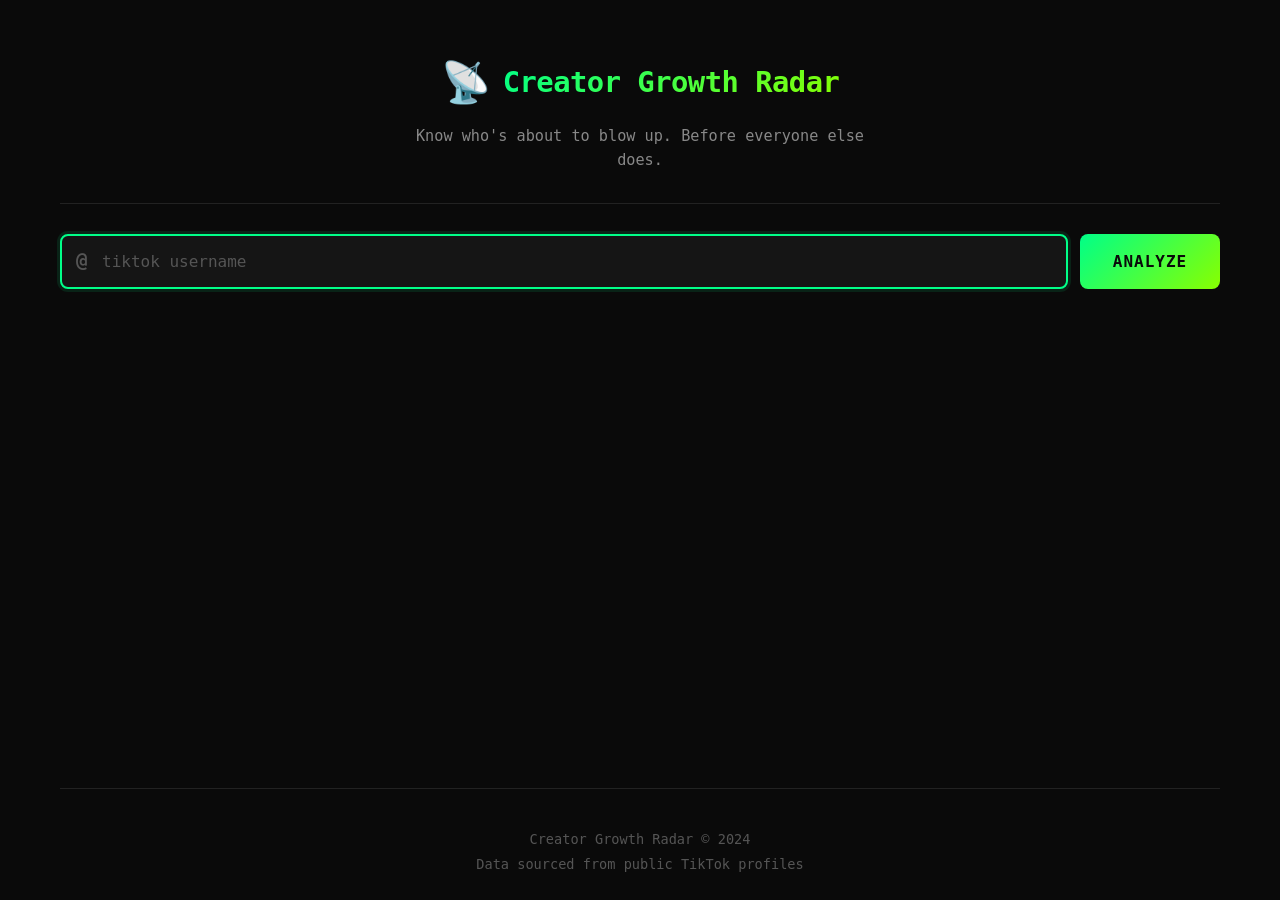
<file: frontend/index.html>
<!DOCTYPE html>
<html lang="en">
<head>
    <meta charset="UTF-8">
    <meta name="viewport" content="width=device-width, initial-scale=1.0">
    <title>Creator Growth Radar</title>
    <link rel="stylesheet" href="style.css">
</head>
<body>
    <div class="container">
        <!-- Header -->
        <header class="header">
            <div class="logo">
                <span class="logo-icon">📡</span>
                <h1>Creator Growth Radar</h1>
            </div>
            <p class="tagline">Know who's about to blow up. Before everyone else does.</p>
        </header>

        <!-- Input Section -->
        <section class="input-section">
            <form id="analyze-form" class="analyze-form">
                <div class="input-wrapper">
                    <span class="input-prefix">@</span>
                    <input 
                        type="text" 
                        id="username-input" 
                        placeholder="tiktok username" 
                        autocomplete="off"
                        required
                    >
                </div>
                <button type="submit" id="analyze-btn" class="analyze-btn">
                    <span class="btn-text">ANALYZE</span>
                    <span class="btn-loader" style="display: none;">
                        <span class="loader-dot"></span>
                        <span class="loader-dot"></span>
                        <span class="loader-dot"></span>
                    </span>
                </button>
            </form>
        </section>

        <!-- Loading State -->
        <section id="loading-section" class="loading-section" style="display: none;">
            <div class="radar-container">
                <svg class="radar-sweep" viewBox="0 0 200 200">
                    <circle class="radar-ring" cx="100" cy="100" r="80" />
                    <circle class="radar-ring" cx="100" cy="100" r="60" />
                    <circle class="radar-ring" cx="100" cy="100" r="40" />
                    <circle class="radar-ring" cx="100" cy="100" r="20" />
                    <line class="radar-line" x1="100" y1="100" x2="100" y2="20" />
                </svg>
            </div>
            <p class="loading-text">Scanning creator data...</p>
        </section>

        <!-- Error State -->
        <section id="error-section" class="error-section" style="display: none;">
            <div class="error-icon">⚠️</div>
            <h3 class="error-title">Analysis Failed</h3>
            <p id="error-message" class="error-message">Could not analyze this creator.</p>
            <button onclick="resetApp()" class="retry-btn">Try Again</button>
        </section>

        <!-- Results Section -->
        <section id="results-section" class="results-section" style="display: none;">
            <!-- Creator Info -->
            <div class="creator-info">
                <h2 id="result-username" class="creator-username">@username</h2>
                <div class="creator-meta">
                    <span id="result-verified" class="verified-badge" style="display: none;">✓ Verified</span>
                </div>
            </div>

            <!-- Stats Row -->
            <div class="stats-row">
                <div class="stat-card">
                    <div class="stat-label">Followers</div>
                    <div class="stat-value" id="stat-followers">0</div>
                    <div class="stat-change positive" id="stat-change">+0 (24h)</div>
                </div>
                <div class="stat-card">
                    <div class="stat-label">Avg Views</div>
                    <div class="stat-value" id="stat-avg-views">0</div>
                    <div class="stat-sub">last 10 posts</div>
                </div>
                <div class="stat-card">
                    <div class="stat-label">Engagement</div>
                    <div class="stat-value" id="stat-engagement">0%</div>
                    <div class="stat-sub">rate</div>
                </div>
                <div class="stat-card">
                    <div class="stat-label">Posts/Week</div>
                    <div class="stat-value" id="stat-frequency">0</div>
                    <div class="stat-sub">frequency</div>
                </div>
            </div>

            <!-- Score Cards -->
            <div class="scores-container">
                <!-- Growth Velocity -->
                <div class="score-card" id="score-growth">
                    <div class="score-header">
                        <h3 class="score-title">Growth Velocity</h3>
                        <div class="score-value" id="score-growth-value">0</div>
                    </div>
                    <div class="score-bar">
                        <div class="score-fill" id="score-growth-fill" style="width: 0%;"></div>
                    </div>
                    <div class="score-label" id="score-growth-label">Analyzing...</div>
                    <p class="score-desc">Measures momentum and follower growth trajectory.</p>
                </div>

                <!-- Viral Probability -->
                <div class="score-card" id="score-viral">
                    <div class="score-header">
                        <h3 class="score-title">Viral Probability</h3>
                        <div class="score-value" id="score-viral-value">0</div>
                    </div>
                    <div class="score-bar">
                        <div class="score-fill" id="score-viral-fill" style="width: 0%;"></div>
                    </div>
                    <div class="score-label" id="score-viral-label">Analyzing...</div>
                    <p class="score-desc">Likelihood of content reaching beyond current audience.</p>
                </div>

                <!-- Brand Deal Readiness -->
                <div class="score-card" id="score-brand">
                    <div class="score-header">
                        <h3 class="score-title">Brand Deal Readiness</h3>
                        <div class="score-value" id="score-brand-value">0</div>
                    </div>
                    <div class="score-bar">
                        <div class="score-fill" id="score-brand-fill" style="width: 0%;"></div>
                    </div>
                    <div class="score-label" id="score-brand-label">Analyzing...</div>
                    <p class="score-desc">Agency benchmark for sponsorship opportunities.</p>
                </div>
            </div>

            <!-- Action Button -->
            <button onclick="resetApp()" class="new-search-btn">
                <span>🔍</span> Analyze Another Creator
            </button>
        </section>

        <!-- Footer -->
        <footer class="footer">
            <p>Creator Growth Radar © 2024</p>
            <p class="footer-note">Data sourced from public TikTok profiles</p>
        </footer>
    </div>

    <script src="app.js"></script>
</body>
</html>
</file>
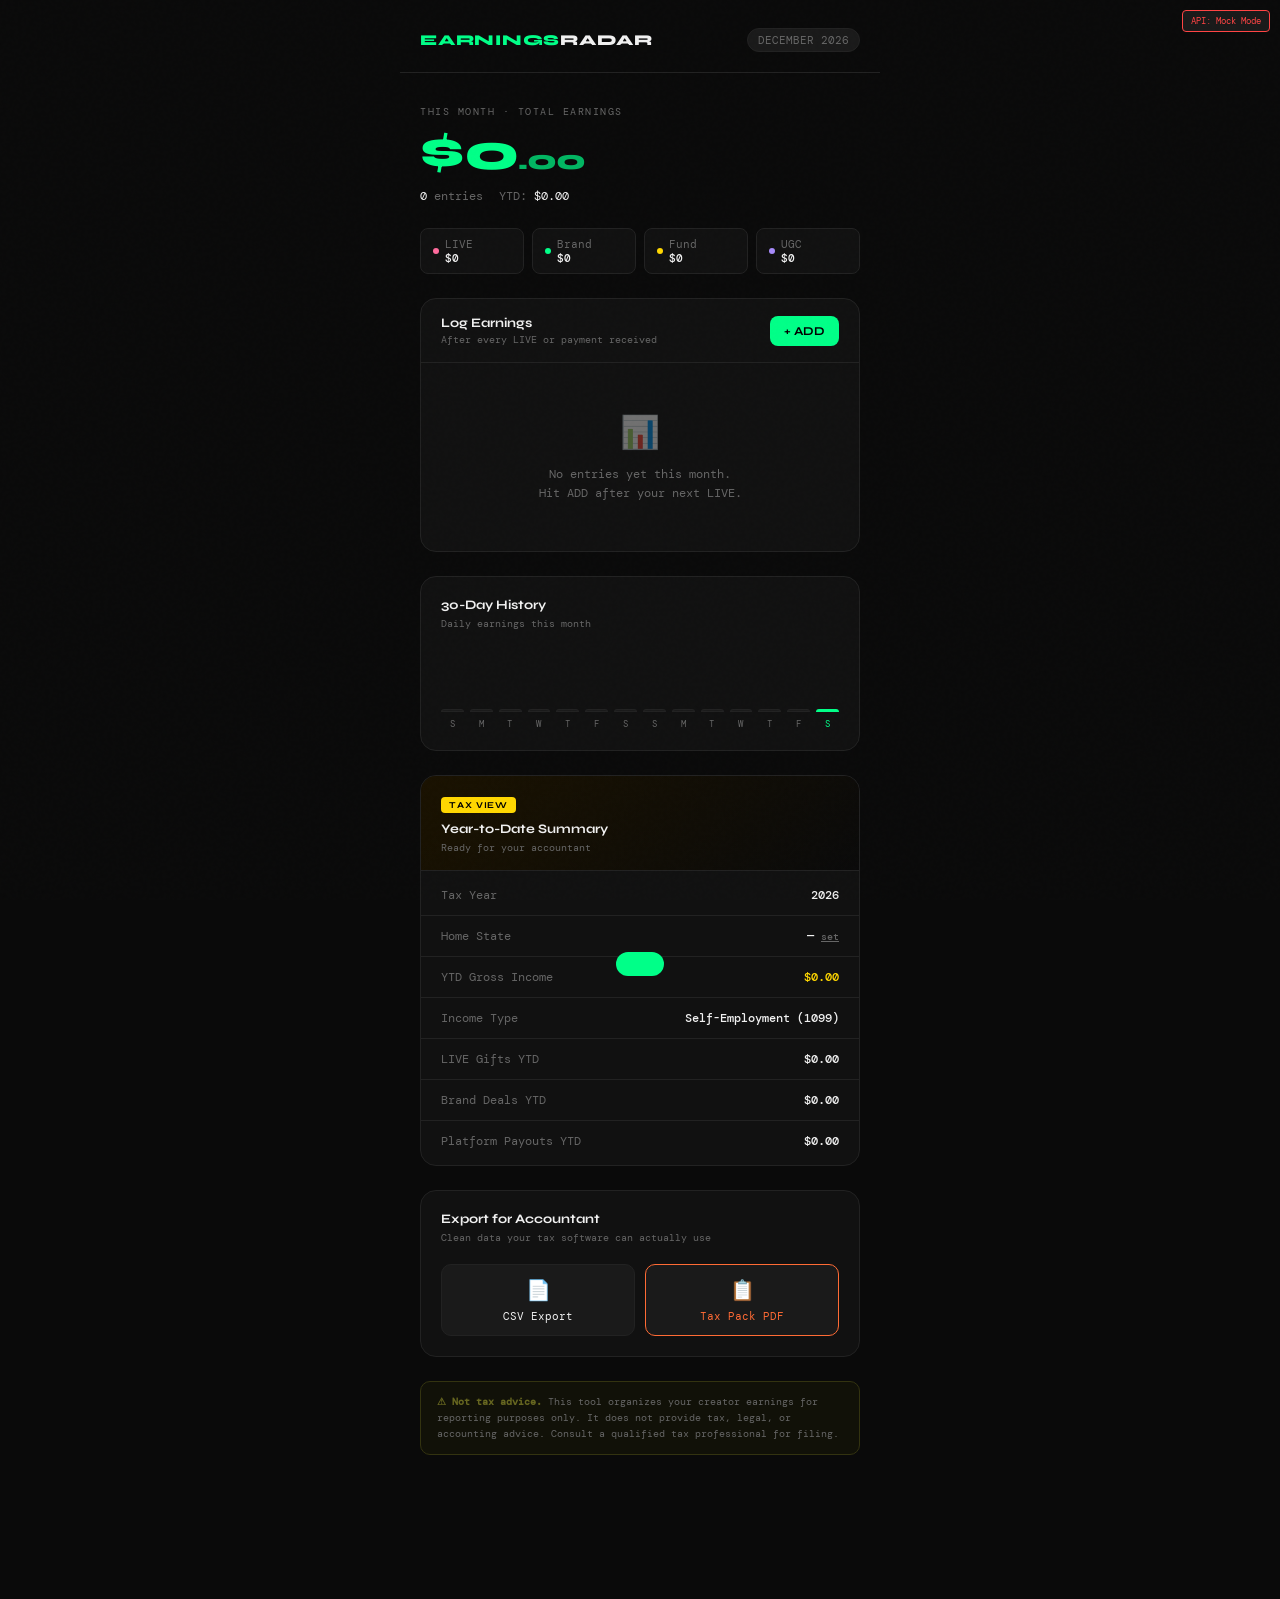
<file: public/creator-earnings-radar.html>
<!DOCTYPE html>
<html lang="en">
<head>
<meta charset="UTF-8">
<meta name="viewport" content="width=device-width, initial-scale=1.0">
<title>Creator Earnings Radar</title>
<link href="https://fonts.googleapis.com/css2?family=DM+Mono:wght@300;400;500&family=Syne:wght@400;600;700;800&display=swap" rel="stylesheet">
<style>
  :root {
    --bg: #0a0a0a;
    --surface: #111111;
    --surface2: #1a1a1a;
    --border: #222222;
    --accent: #00ff88;
    --accent2: #ff6b35;
    --accent3: #ffd700;
    --text: #f0f0f0;
    --muted: #666;
    --danger: #ff4444;
  }

  * { margin: 0; padding: 0; box-sizing: border-box; }

  body {
    background: var(--bg);
    color: var(--text);
    font-family: 'DM Mono', monospace;
    min-height: 100vh;
    overflow-x: hidden;
  }

  /* Grain overlay */
  body::before {
    content: '';
    position: fixed;
    inset: 0;
    background-image: url("data:image/svg+xml,%3Csvg viewBox='0 0 256 256' xmlns='http://www.w3.org/2000/svg'%3E%3Cfilter id='noise'%3E%3CfeTurbulence type='fractalNoise' baseFrequency='0.9' numOctaves='4' stitchTiles='stitch'/%3E%3C/filter%3E%3Crect width='100%25' height='100%25' filter='url(%23noise)' opacity='0.03'/%3E%3C/svg%3E");
    pointer-events: none;
    z-index: 1000;
    opacity: 0.4;
  }

  .app {
    max-width: 480px;
    margin: 0 auto;
    padding: 0 0 120px 0;
    min-height: 100vh;
  }

  /* Header */
  .header {
    padding: 28px 20px 20px;
    border-bottom: 1px solid var(--border);
    display: flex;
    align-items: center;
    justify-content: space-between;
  }

  .logo {
    font-family: 'Syne', sans-serif;
    font-weight: 800;
    font-size: 15px;
    letter-spacing: 0.05em;
    color: var(--accent);
  }

  .logo span { color: var(--text); }

  .month-badge {
    font-size: 11px;
    color: var(--muted);
    background: var(--surface2);
    padding: 4px 10px;
    border-radius: 20px;
    border: 1px solid var(--border);
  }

  /* Hero stats */
  .hero {
    padding: 32px 20px 24px;
    position: relative;
  }

  .hero-label {
    font-size: 10px;
    color: var(--muted);
    letter-spacing: 0.15em;
    text-transform: uppercase;
    margin-bottom: 8px;
  }

  .hero-amount {
    font-family: 'Syne', sans-serif;
    font-size: 52px;
    font-weight: 800;
    line-height: 1;
    color: var(--accent);
    letter-spacing: -0.02em;
  }

  .hero-amount .cents {
    font-size: 28px;
    opacity: 0.7;
  }

  .hero-sub {
    margin-top: 10px;
    font-size: 12px;
    color: var(--muted);
    display: flex;
    gap: 16px;
  }

  .hero-sub span { color: var(--text); }

  /* Source breakdown pills */
  .sources {
    padding: 0 20px 24px;
    display: flex;
    gap: 8px;
    flex-wrap: wrap;
  }

  .source-pill {
    display: flex;
    align-items: center;
    gap: 6px;
    background: var(--surface);
    border: 1px solid var(--border);
    border-radius: 8px;
    padding: 8px 12px;
    font-size: 11px;
    flex: 1;
    min-width: 90px;
  }

  .source-pill .dot {
    width: 6px;
    height: 6px;
    border-radius: 50%;
    flex-shrink: 0;
  }

  .source-pill .s-label { color: var(--muted); }
  .source-pill .s-amount { color: var(--text); font-weight: 500; margin-left: auto; }

  /* Log entry section */
  .log-section {
    margin: 0 20px 24px;
    background: var(--surface);
    border: 1px solid var(--border);
    border-radius: 16px;
    overflow: hidden;
  }

  .log-header {
    padding: 16px 20px;
    border-bottom: 1px solid var(--border);
    display: flex;
    align-items: center;
    justify-content: space-between;
  }

  .log-title {
    font-family: 'Syne', sans-serif;
    font-size: 13px;
    font-weight: 700;
  }

  .log-subtitle { font-size: 10px; color: var(--muted); margin-top: 2px; }

  .quick-add-btn {
    background: var(--accent);
    color: #000;
    border: none;
    border-radius: 8px;
    padding: 8px 14px;
    font-family: 'Syne', sans-serif;
    font-weight: 700;
    font-size: 12px;
    cursor: pointer;
    transition: all 0.15s;
  }

  .quick-add-btn:hover { background: #00cc6a; transform: scale(0.98); }

  /* Entry form */
  .entry-form {
    padding: 20px;
    display: none;
    flex-direction: column;
    gap: 14px;
    border-bottom: 1px solid var(--border);
    animation: slideDown 0.2s ease;
  }

  .entry-form.open { display: flex; }

  @keyframes slideDown {
    from { opacity: 0; transform: translateY(-8px); }
    to { opacity: 1; transform: translateY(0); }
  }

  .form-row { display: flex; gap: 10px; }

  .form-group { display: flex; flex-direction: column; gap: 6px; flex: 1; }

  .form-label {
    font-size: 10px;
    color: var(--muted);
    letter-spacing: 0.1em;
    text-transform: uppercase;
  }

  .form-input, .form-select {
    background: var(--surface2);
    border: 1px solid var(--border);
    border-radius: 8px;
    padding: 11px 14px;
    color: var(--text);
    font-family: 'DM Mono', monospace;
    font-size: 14px;
    outline: none;
    transition: border-color 0.15s;
    width: 100%;
  }

  .form-input:focus, .form-select:focus { border-color: var(--accent); }
  .form-input::placeholder { color: var(--muted); }

  .form-select option { background: var(--surface2); }

  .amount-input-wrap {
    position: relative;
  }

  .amount-input-wrap .currency-symbol {
    position: absolute;
    left: 14px;
    top: 50%;
    transform: translateY(-50%);
    color: var(--accent);
    font-size: 14px;
  }

  .amount-input-wrap .form-input { padding-left: 26px; }

  .submit-entry {
    background: var(--surface2);
    border: 1px solid var(--accent);
    color: var(--accent);
    border-radius: 8px;
    padding: 12px;
    font-family: 'Syne', sans-serif;
    font-weight: 700;
    font-size: 13px;
    cursor: pointer;
    transition: all 0.15s;
    letter-spacing: 0.05em;
  }

  .submit-entry:hover { background: var(--accent); color: #000; }

  /* Entries list */
  .entries-list { padding: 8px 0; }

  .entry-item {
    padding: 14px 20px;
    display: flex;
    align-items: center;
    gap: 12px;
    border-bottom: 1px solid var(--border);
    transition: background 0.1s;
    animation: fadeIn 0.3s ease;
  }

  @keyframes fadeIn {
    from { opacity: 0; transform: translateX(-8px); }
    to { opacity: 1; transform: translateX(0); }
  }

  .entry-item:last-child { border-bottom: none; }
  .entry-item:hover { background: var(--surface2); }

  .entry-type-badge {
    width: 36px;
    height: 36px;
    border-radius: 10px;
    display: flex;
    align-items: center;
    justify-content: center;
    font-size: 16px;
    flex-shrink: 0;
  }

  .entry-info { flex: 1; }

  .entry-name {
    font-size: 13px;
    font-weight: 500;
    color: var(--text);
  }

  .entry-meta {
    font-size: 10px;
    color: var(--muted);
    margin-top: 2px;
  }

  .entry-amount {
    font-family: 'Syne', sans-serif;
    font-weight: 700;
    font-size: 15px;
    color: var(--accent);
  }

  .entry-delete {
    background: none;
    border: none;
    color: var(--border);
    cursor: pointer;
    font-size: 16px;
    padding: 4px;
    transition: color 0.15s;
  }

  .entry-delete:hover { color: var(--danger); }

  /* Monthly chart */
  .chart-section {
    margin: 0 20px 24px;
    background: var(--surface);
    border: 1px solid var(--border);
    border-radius: 16px;
    padding: 20px;
  }

  .section-title {
    font-family: 'Syne', sans-serif;
    font-size: 13px;
    font-weight: 700;
    margin-bottom: 4px;
  }

  .section-sub { font-size: 10px; color: var(--muted); margin-bottom: 20px; }

  .bar-chart {
    display: flex;
    align-items: flex-end;
    gap: 6px;
    height: 80px;
  }

  .bar-wrap {
    flex: 1;
    display: flex;
    flex-direction: column;
    align-items: center;
    gap: 6px;
    height: 100%;
    justify-content: flex-end;
  }

  .bar {
    width: 100%;
    border-radius: 4px 4px 0 0;
    transition: height 0.6s cubic-bezier(0.34, 1.56, 0.64, 1);
    min-height: 3px;
    position: relative;
  }

  .bar.current { background: var(--accent); }
  .bar.past { background: var(--surface2); border: 1px solid var(--border); }

  .bar-label { font-size: 9px; color: var(--muted); letter-spacing: 0.05em; }

  /* Export section */
  .export-section {
    margin: 0 20px 24px;
    background: var(--surface);
    border: 1px solid var(--border);
    border-radius: 16px;
    padding: 20px;
  }

  .export-row {
    display: flex;
    gap: 10px;
    margin-top: 16px;
  }

  .export-btn {
    flex: 1;
    padding: 12px;
    border-radius: 10px;
    border: 1px solid var(--border);
    background: var(--surface2);
    color: var(--text);
    font-family: 'DM Mono', monospace;
    font-size: 11px;
    cursor: pointer;
    transition: all 0.15s;
    display: flex;
    flex-direction: column;
    align-items: center;
    gap: 6px;
  }

  .export-btn .icon { font-size: 20px; }
  .export-btn:hover { border-color: var(--accent); color: var(--accent); transform: translateY(-2px); }

  .export-btn.primary {
    border-color: var(--accent2);
    color: var(--accent2);
  }

  .export-btn.primary:hover { background: var(--accent2); color: #000; }

  /* Tax summary */
  .tax-section {
    margin: 0 20px 24px;
    background: var(--surface);
    border: 1px solid var(--border);
    border-radius: 16px;
    overflow: hidden;
  }

  .tax-header {
    padding: 16px 20px;
    border-bottom: 1px solid var(--border);
    background: linear-gradient(135deg, #1a1200, #0a0a0a);
  }

  .tax-badge {
    display: inline-block;
    background: var(--accent3);
    color: #000;
    font-family: 'Syne', sans-serif;
    font-size: 9px;
    font-weight: 700;
    padding: 3px 8px;
    border-radius: 4px;
    letter-spacing: 0.1em;
    margin-bottom: 8px;
  }

  .tax-rows { padding: 4px 0; }

  .tax-row {
    padding: 12px 20px;
    display: flex;
    justify-content: space-between;
    align-items: center;
    border-bottom: 1px solid var(--border);
    font-size: 12px;
  }

  .tax-row:last-child { border-bottom: none; }
  .tax-row .t-label { color: var(--muted); }
  .tax-row .t-value { color: var(--text); font-weight: 500; }
  .tax-row .t-value.highlight { color: var(--accent3); }

  .disclaimer {
    margin: 0 20px 24px;
    padding: 12px 16px;
    background: #111108;
    border: 1px solid #333310;
    border-radius: 10px;
    font-size: 10px;
    color: var(--muted);
    line-height: 1.6;
  }

  .disclaimer strong { color: #666620; }

  /* Empty state */
  .empty-state {
    padding: 40px 20px;
    text-align: center;
    color: var(--muted);
  }

  .empty-state .icon { font-size: 32px; margin-bottom: 12px; opacity: 0.4; }
  .empty-state p { font-size: 12px; line-height: 1.6; }

  /* Toast */
  .toast {
    position: fixed;
    bottom: 24px;
    left: 50%;
    transform: translateX(-50%) translateY(100px);
    background: var(--accent);
    color: #000;
    font-family: 'Syne', sans-serif;
    font-weight: 700;
    font-size: 13px;
    padding: 12px 24px;
    border-radius: 50px;
    z-index: 9999;
    transition: transform 0.3s cubic-bezier(0.34, 1.56, 0.64, 1);
    white-space: nowrap;
  }

  .toast.show { transform: translateX(-50%) translateY(0); }

  /* API Status Indicator */
  .api-status {
    position: fixed;
    top: 10px;
    right: 10px;
    font-size: 9px;
    padding: 4px 8px;
    border-radius: 4px;
    background: var(--surface2);
    border: 1px solid var(--border);
    z-index: 999;
  }
  .api-status.connected { border-color: var(--accent); color: var(--accent); }
  .api-status.disconnected { border-color: var(--danger); color: var(--danger); }
</style>
</head>
<body>

<!-- API Status -->
<div class="api-status disconnected" id="apiStatus">API: Connecting...</div>

<div class="app">

  <!-- Header -->
  <div class="header">
    <div>
      <div class="logo">EARNINGS<span>RADAR</span></div>
    </div>
    <div class="month-badge" id="monthBadge"></div>
  </div>

  <!-- Hero Total -->
  <div class="hero">
    <div class="hero-label">THIS MONTH · TOTAL EARNINGS</div>
    <div class="hero-amount" id="heroAmount">$<span id="heroWhole">0</span><span class="cents">.<span id="heroCents">00</span></span></div>
    <div class="hero-sub">
      <div><span id="entryCount">0</span> entries</div>
      <div>YTD: <span id="ytdTotal">$0.00</span></div>
    </div>
  </div>

  <!-- Source Breakdown -->
  <div class="sources">
    <div class="source-pill">
      <div class="dot" style="background:#ff6b9d"></div>
      <div>
        <div class="s-label">LIVE</div>
        <div class="s-amount" id="liveTotal">$0</div>
      </div>
    </div>
    <div class="source-pill">
      <div class="dot" style="background:#00ff88"></div>
      <div>
        <div class="s-label">Brand</div>
        <div class="s-amount" id="brandTotal">$0</div>
      </div>
    </div>
    <div class="source-pill">
      <div class="dot" style="background:#ffd700"></div>
      <div>
        <div class="s-label">Fund</div>
        <div class="s-amount" id="fundTotal">$0</div>
      </div>
    </div>
    <div class="source-pill">
      <div class="dot" style="background:#a78bfa"></div>
      <div>
        <div class="s-label">UGC</div>
        <div class="s-amount" id="ugcTotal">$0</div>
      </div>
    </div>
  </div>

  <!-- Log Entry -->
  <div class="log-section">
    <div class="log-header">
      <div>
        <div class="log-title">Log Earnings</div>
        <div class="log-subtitle">After every LIVE or payment received</div>
      </div>
      <button class="quick-add-btn" onclick="toggleForm()">+ ADD</button>
    </div>

    <div class="entry-form" id="entryForm">
      <div class="form-row">
        <div class="form-group">
          <label class="form-label">Source</label>
          <select class="form-select" id="sourceSelect">
            <option value="live">🎙 LIVE Gifts</option>
            <option value="brand">🤝 Brand Deal</option>
            <option value="fund">💰 Creator Fund</option>
            <option value="ugc">📦 UGC / Whitelisting</option>
            <option value="other">⚡ Other</option>
          </select>
        </div>
        <div class="form-group">
          <label class="form-label">Date</label>
          <input type="date" class="form-input" id="dateInput">
        </div>
      </div>
      <div class="form-group">
        <label class="form-label">Amount (USD)</label>
        <div class="amount-input-wrap">
          <span class="currency-symbol">$</span>
          <input type="number" class="form-input" id="amountInput" placeholder="0.00" step="0.01" min="0">
        </div>
      </div>
      <div class="form-group">
        <label class="form-label">Note (optional)</label>
        <input type="text" class="form-input" id="noteInput" placeholder="e.g. Friday night LIVE, 2hrs">
      </div>
      <button class="submit-entry" onclick="addEntry()">LOG THIS ENTRY →</button>
    </div>

    <div class="entries-list" id="entriesList">
      <div class="empty-state" id="emptyState">
        <div class="icon">📊</div>
        <p>No entries yet this month.<br>Hit ADD after your next LIVE.</p>
      </div>
    </div>
  </div>

  <!-- Monthly Chart -->
  <div class="chart-section">
    <div class="section-title">30-Day History</div>
    <div class="section-sub">Daily earnings this month</div>
    <div class="bar-chart" id="barChart"></div>
  </div>

  <!-- Tax Summary -->
  <div class="tax-section">
    <div class="tax-header">
      <div class="tax-badge">TAX VIEW</div>
      <div class="section-title">Year-to-Date Summary</div>
      <div style="font-size:10px;color:var(--muted);margin-top:4px;">Ready for your accountant</div>
    </div>
    <div class="tax-rows">
      <div class="tax-row">
        <span class="t-label">Tax Year</span>
        <span class="t-value" id="taxYear"></span>
      </div>
      <div class="tax-row">
        <span class="t-label">Home State</span>
        <span class="t-value">— <a href="#" onclick="setStatePrompt()" style="color:var(--muted);font-size:10px;">set</a></span>
      </div>
      <div class="tax-row">
        <span class="t-label">YTD Gross Income</span>
        <span class="t-value highlight" id="ytdGross">$0.00</span>
      </div>
      <div class="tax-row">
        <span class="t-label">Income Type</span>
        <span class="t-value">Self-Employment (1099)</span>
      </div>
      <div class="tax-row">
        <span class="t-label">LIVE Gifts YTD</span>
        <span class="t-value" id="ytdLive">$0.00</span>
      </div>
      <div class="tax-row">
        <span class="t-label">Brand Deals YTD</span>
        <span class="t-value" id="ytdBrand">$0.00</span>
      </div>
      <div class="tax-row">
        <span class="t-label">Platform Payouts YTD</span>
        <span class="t-value" id="ytdFund">$0.00</span>
      </div>
    </div>
  </div>

  <!-- Export -->
  <div class="export-section">
    <div class="section-title">Export for Accountant</div>
    <div class="section-sub">Clean data your tax software can actually use</div>
    <div class="export-row">
      <button class="export-btn" onclick="exportCSV()">
        <span class="icon">📄</span>
        CSV Export
      </button>
      <button class="export-btn primary" onclick="exportPDF()">
        <span class="icon">📋</span>
        Tax Pack PDF
      </button>
    </div>
  </div>

  <!-- Disclaimer -->
  <div class="disclaimer">
    <strong>⚠ Not tax advice.</strong> This tool organizes your creator earnings for reporting purposes only. It does not provide tax, legal, or accounting advice. Consult a qualified tax professional for filing.
  </div>

</div>

<div class="toast" id="toast"></div>

<!-- Config & API Layer -->
<script src="config.js"></script>
<script src="api.js"></script>

<script>
  // ── State ──────────────────────────────────────────────
  let entries = [];
  let homeState = localStorage.getItem('cgr_state') || null;
  let creatorId = parseInt(localStorage.getItem('cgr_creatorId') || '1');
  let backendConnected = false;

  const SOURCE_META = {
    live:  { emoji: '🎙', label: 'LIVE Gifts',        color: '#ff6b9d', bg: '#2a0f1a' },
    brand: { emoji: '🤝', label: 'Brand Deal',         color: '#00ff88', bg: '#0a2018' },
    fund:  { emoji: '💰', label: 'Creator Fund',       color: '#ffd700', bg: '#1a1500' },
    ugc:   { emoji: '📦', label: 'UGC/Whitelisting',  color: '#a78bfa', bg: '#15102a' },
    other: { emoji: '⚡', label: 'Other',              color: '#888',    bg: '#1a1a1a' },
  };

  // ── Init ───────────────────────────────────────────────
  const now = new Date();
  document.getElementById('monthBadge').textContent =
    now.toLocaleString('default', { month: 'long', year: 'numeric' }).toUpperCase();
  document.getElementById('taxYear').textContent = now.getFullYear();
  document.getElementById('dateInput').value = now.toISOString().split('T')[0];
  if (homeState) document.getElementById('homeState').innerHTML =
    `${homeState} <a href="#" onclick="setStatePrompt()" style="color:var(--muted);font-size:10px;">edit</a>`;

  // Check API health and load data
  initApp();

  async function initApp() {
    // Health check
    try {
      const health = await api.health();
      backendConnected = health.status === 'ok' || health.status === 'healthy';
      updateApiStatus(backendConnected);
      console.log('[Init] Backend health:', health);
    } catch (e) {
      backendConnected = false;
      updateApiStatus(false);
      console.warn('[Init] Backend not available, using mock data');
    }

    // Load earnings
    await loadEarnings();
    render();
  }

  function updateApiStatus(connected) {
    const el = document.getElementById('apiStatus');
    if (connected) {
      el.textContent = 'API: Connected';
      el.className = 'api-status connected';
    } else {
      el.textContent = 'API: Mock Mode';
      el.className = 'api-status disconnected';
    }
  }

  async function loadEarnings() {
    try {
      const data = await api.earnings.getByCreator(creatorId);
      entries = data || [];
      console.log('[Load] Earnings:', entries.length, 'entries');
    } catch (e) {
      console.error('[Load] Failed to fetch earnings:', e);
      entries = [];
    }
  }

  // ── Core functions ─────────────────────────────────────
  function toggleForm() {
    const f = document.getElementById('entryForm');
    f.classList.toggle('open');
    if (f.classList.contains('open'))
      document.getElementById('amountInput').focus();
  }

  async function addEntry() {
    const amount = parseFloat(document.getElementById('amountInput').value);
    if (!amount || amount <= 0) { showToast('Enter a valid amount'); return; }

    const entryData = {
      source: document.getElementById('sourceSelect').value,
      amount,
      date: document.getElementById('dateInput').value,
      note: document.getElementById('noteInput').value.trim(),
    };

    try {
      const newEntry = await api.earnings.create(creatorId, entryData);
      if (newEntry) {
        entries.unshift(newEntry);
        render();
        document.getElementById('amountInput').value = '';
        document.getElementById('noteInput').value = '';
        document.getElementById('entryForm').classList.remove('open');
        showToast(`+$${amount.toFixed(2)} logged ✓`);
      }
    } catch (e) {
      console.error('[Add] Failed:', e);
      showToast('Failed to save entry');
    }
  }

  async function deleteEntry(id) {
    try {
      await api.earnings.delete(creatorId, id);
      entries = entries.filter(e => e.id !== id);
      render();
      showToast('Entry removed');
    } catch (e) {
      console.error('[Delete] Failed:', e);
      showToast('Failed to delete entry');
    }
  }

  // ── Render ─────────────────────────────────────────────
  function render() {
    const thisMonth = now.getMonth();
    const thisYear = now.getFullYear();

    const monthEntries = entries.filter(e => {
      const d = new Date(e.date);
      return d.getMonth() === thisMonth && d.getFullYear() === thisYear;
    });

    const monthTotal = monthEntries.reduce((s, e) => s + e.amount, 0);
    const ytdTotal = entries.filter(e => new Date(e.date).getFullYear() === thisYear)
                            .reduce((s, e) => s + e.amount, 0);

    // Hero
    const [whole, cents] = monthTotal.toFixed(2).split('.');
    document.getElementById('heroWhole').textContent = Number(whole).toLocaleString();
    document.getElementById('heroCents').textContent = cents;
    document.getElementById('entryCount').textContent = monthEntries.length;
    document.getElementById('ytdTotal').textContent = '$' + ytdTotal.toFixed(2);

    // Source totals
    ['live','brand','fund','ugc'].forEach(src => {
      const total = monthEntries.filter(e => e.source === src)
                                .reduce((s, e) => s + e.amount, 0);
      document.getElementById(src + 'Total').textContent = '$' + (total >= 1000
        ? (total/1000).toFixed(1) + 'k' : total.toFixed(0));
    });

    // Entries list
    const list = document.getElementById('entriesList');
    const empty = document.getElementById('emptyState');
    if (monthEntries.length === 0) {
      empty.style.display = 'block';
      list.innerHTML = '';
      list.appendChild(empty);
    } else {
      empty.style.display = 'none';
      list.innerHTML = monthEntries.map(e => {
        const meta = SOURCE_META[e.source] || SOURCE_META.other;
        const d = new Date(e.date + 'T00:00:00');
        const dateStr = d.toLocaleDateString('en-US', { month: 'short', day: 'numeric' });
        return `
          <div class="entry-item">
            <div class="entry-type-badge" style="background:${meta.bg}">
              ${meta.emoji}
            </div>
            <div class="entry-info">
              <div class="entry-name">${meta.label}</div>
              <div class="entry-meta">${dateStr}${e.note ? ' · ' + e.note : ''}</div>
            </div>
            <div class="entry-amount">$${e.amount.toFixed(2)}</div>
            <button class="entry-delete" onclick="deleteEntry(${e.id})">×</button>
          </div>`;
      }).join('');
    }

    // Bar chart — last 7 days
    renderChart(monthEntries);

    // Tax view
    const ytdBySource = (src) => entries
      .filter(e => new Date(e.date).getFullYear() === thisYear && e.source === src)
      .reduce((s, e) => s + e.amount, 0);

    document.getElementById('ytdGross').textContent = '$' + ytdTotal.toFixed(2);
    document.getElementById('ytdLive').textContent = '$' + ytdBySource('live').toFixed(2);
    document.getElementById('ytdBrand').textContent = '$' + ytdBySource('brand').toFixed(2);
    document.getElementById('ytdFund').textContent = '$' + (ytdBySource('fund') + ytdBySource('ugc')).toFixed(2);
  }

  function renderChart(monthEntries) {
    const chart = document.getElementById('barChart');
    const days = 14;
    const dayTotals = [];

    for (let i = days - 1; i >= 0; i--) {
      const d = new Date(now);
      d.setDate(d.getDate() - i);
      const key = d.toISOString().split('T')[0];
      const total = monthEntries
        .filter(e => e.date === key)
        .reduce((s, e) => s + e.amount, 0);
      dayTotals.push({ date: d, total });
    }

    const max = Math.max(...dayTotals.map(d => d.total), 1);

    chart.innerHTML = dayTotals.map((d, i) => {
      const h = Math.max((d.total / max) * 70, d.total > 0 ? 4 : 2);
      const isToday = d.date.toDateString() === now.toDateString();
      const label = d.date.toLocaleDateString('en-US', { weekday: 'short' }).slice(0,1);
      return `
        <div class="bar-wrap">
          <div class="bar ${isToday ? 'current' : 'past'}" style="height:${h}px"
               title="$${d.total.toFixed(2)}"></div>
          <div class="bar-label" style="${isToday ? 'color:var(--accent)' : ''}">${label}</div>
        </div>`;
    }).join('');
  }

  // ── Export ─────────────────────────────────────────────
  async function exportCSV() {
    try {
      await api.export.csv(creatorId);
      showToast('CSV download started ✓');
    } catch (e) {
      console.error('[Export CSV] Failed:', e);
      showToast('Export failed');
    }
  }

  async function exportPDF() {
    try {
      await api.export.pdf(creatorId);
      showToast('PDF download started ✓');
    } catch (e) {
      console.error('[Export PDF] Failed:', e);
      showToast('Export failed');
    }
  }

  // ── Helpers ────────────────────────────────────────────
  function setStatePrompt() {
    const s = prompt('Enter your home state (e.g. CA, NY, TX):');
    if (s && s.length >= 2) {
      homeState = s.toUpperCase().slice(0,2);
      localStorage.setItem('cgr_state', homeState);
      showToast('State saved ✓');
    }
  }

  function showToast(msg) {
    const t = document.getElementById('toast');
    t.textContent = msg;
    t.classList.add('show');
    setTimeout(() => t.classList.remove('show'), 2500);
  }
</script>
</body>
</html>
</file>
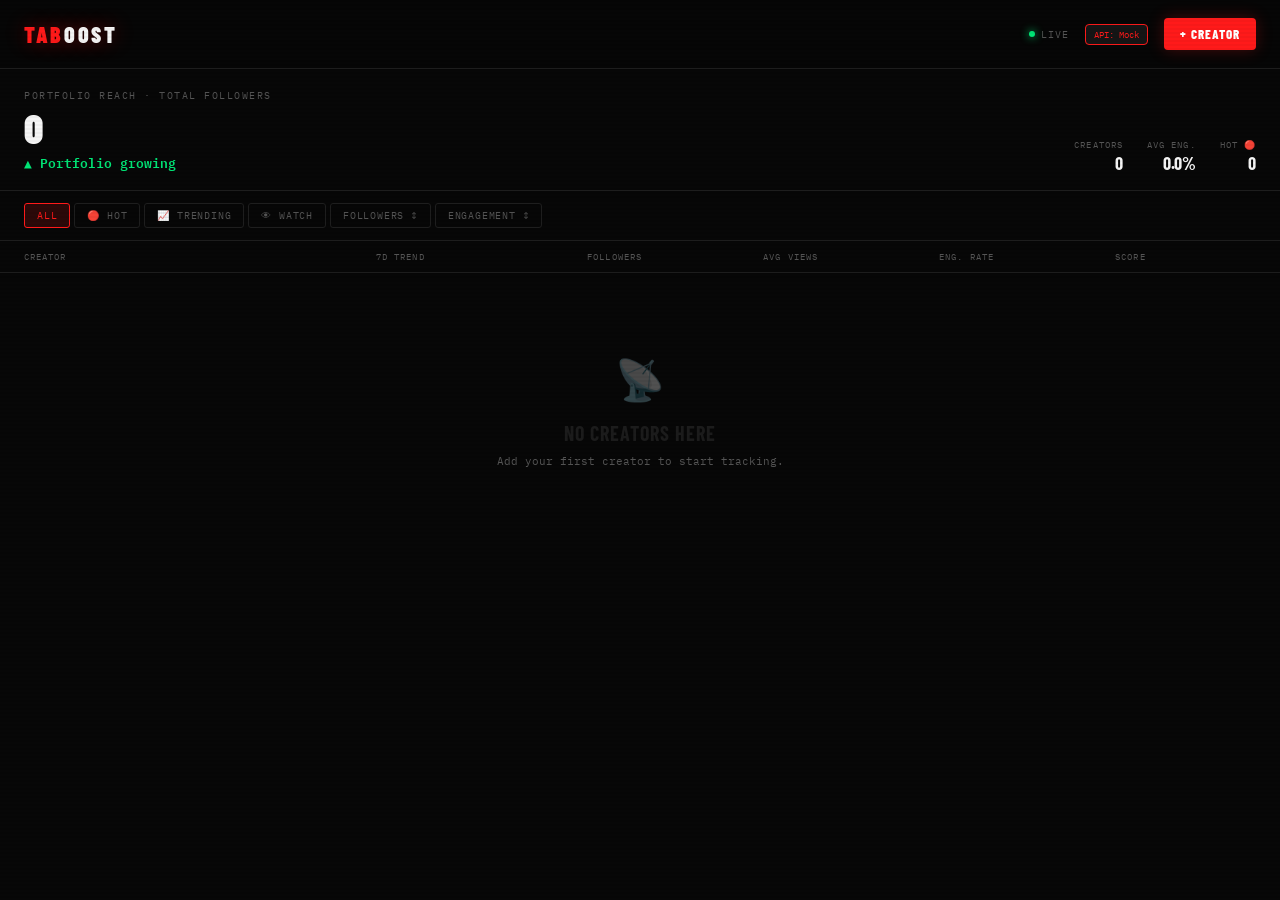
<file: public/taboost-dashboard.html>
<!DOCTYPE html>
<html lang="en">
<head>
<meta charset="UTF-8">
<meta name="viewport" content="width=device-width, initial-scale=1.0, maximum-scale=1.0">
<title>TABOOST — Creator Portfolio</title>
<link href="https://fonts.googleapis.com/css2?family=IBM+Plex+Mono:wght@300;400;500;600&family=Barlow+Condensed:wght@400;600;700;800;900&display=swap" rel="stylesheet">
<style>
* { margin:0; padding:0; box-sizing:border-box; }

:root {
  --bg:       #070707;
  --surface:  #0f0f0f;
  --surface2: #151515;
  --surface3: #1c1c1c;
  --red:      #ff1a1a;
  --red-dim:  #cc0f0f;
  --red-glow: rgba(255,26,26,0.15);
  --green:    #00e676;
  --text:     #f5f5f5;
  --muted:    #555;
  --border:   #1e1e1e;
}

html, body {
  background: var(--bg);
  color: var(--text);
  font-family: 'IBM Plex Mono', monospace;
  min-height: 100vh;
  overflow-x: hidden;
}

/* Scanline effect */
body::after {
  content: '';
  position: fixed;
  inset: 0;
  background: repeating-linear-gradient(
    0deg,
    transparent,
    transparent 2px,
    rgba(0,0,0,0.03) 2px,
    rgba(0,0,0,0.03) 4px
  );
  pointer-events: none;
  z-index: 9999;
}

/* ── HEADER ──────────────────────────────── */
.header {
  display: flex;
  align-items: center;
  justify-content: space-between;
  padding: 18px 24px;
  border-bottom: 1px solid var(--border);
  position: sticky;
  top: 0;
  background: rgba(7,7,7,0.96);
  backdrop-filter: blur(12px);
  z-index: 100;
}

.logo {
  font-family: 'Barlow Condensed', sans-serif;
  font-weight: 900;
  font-size: 22px;
  letter-spacing: 0.12em;
  color: var(--red);
  text-shadow: 0 0 20px rgba(255,26,26,0.4);
}

.logo span { color: var(--text); }

.header-right {
  display: flex;
  align-items: center;
  gap: 16px;
}

.live-dot {
  display: flex;
  align-items: center;
  gap: 6px;
  font-size: 10px;
  color: var(--muted);
  letter-spacing: 0.1em;
}

.live-dot::before {
  content: '';
  width: 6px;
  height: 6px;
  background: var(--green);
  border-radius: 50%;
  box-shadow: 0 0 8px var(--green);
  animation: pulse 2s infinite;
}

@keyframes pulse {
  0%,100% { opacity: 1; }
  50% { opacity: 0.4; }
}

.add-btn {
  background: var(--red);
  border: none;
  color: #fff;
  font-family: 'Barlow Condensed', sans-serif;
  font-weight: 800;
  font-size: 13px;
  letter-spacing: 0.08em;
  padding: 8px 16px;
  border-radius: 4px;
  cursor: pointer;
  transition: all 0.15s;
  box-shadow: 0 0 16px rgba(255,26,26,0.25);
}

.add-btn:hover {
  background: #ff3333;
  box-shadow: 0 0 24px rgba(255,26,26,0.5);
  transform: translateY(-1px);
}

/* API Status */
.api-status {
  font-size: 9px;
  padding: 4px 8px;
  border-radius: 4px;
  background: var(--surface2);
  border: 1px solid var(--border);
}
.api-status.connected { border-color: var(--green); color: var(--green); }
.api-status.disconnected { border-color: var(--red); color: var(--red); }

/* ── PORTFOLIO HEADER ────────────────────── */
.portfolio-bar {
  padding: 20px 24px 16px;
  border-bottom: 1px solid var(--border);
  display: flex;
  align-items: flex-end;
  justify-content: space-between;
  gap: 20px;
  flex-wrap: wrap;
}

.portfolio-total-label {
  font-size: 10px;
  color: var(--muted);
  letter-spacing: 0.15em;
  text-transform: uppercase;
  margin-bottom: 4px;
}

.portfolio-total {
  font-family: 'Barlow Condensed', sans-serif;
  font-size: 42px;
  font-weight: 900;
  line-height: 1;
  letter-spacing: -0.01em;
}

.portfolio-change {
  font-size: 13px;
  font-weight: 600;
  margin-top: 4px;
}

.up { color: var(--green); }
.down { color: var(--red); }

.portfolio-stats {
  display: flex;
  gap: 24px;
  flex-wrap: wrap;
}

.pstat {
  text-align: right;
}

.pstat-label {
  font-size: 9px;
  color: var(--muted);
  letter-spacing: 0.12em;
  text-transform: uppercase;
}

.pstat-value {
  font-family: 'Barlow Condensed', sans-serif;
  font-size: 18px;
  font-weight: 700;
  margin-top: 2px;
}

/* ── FILTER TABS ─────────────────────────── */
.filter-row {
  padding: 12px 24px;
  display: flex;
  gap: 4px;
  border-bottom: 1px solid var(--border);
  overflow-x: auto;
  scrollbar-width: none;
}

.filter-row::-webkit-scrollbar { display: none; }

.filter-tab {
  background: none;
  border: 1px solid var(--border);
  color: var(--muted);
  font-family: 'IBM Plex Mono', monospace;
  font-size: 10px;
  padding: 5px 12px;
  border-radius: 3px;
  cursor: pointer;
  white-space: nowrap;
  transition: all 0.15s;
  letter-spacing: 0.08em;
}

.filter-tab.active, .filter-tab:hover {
  border-color: var(--red);
  color: var(--red);
  background: var(--red-glow);
}

/* ── CREATOR TABLE ───────────────────────── */
.table-header {
  display: grid;
  grid-template-columns: 2fr 1.2fr 1fr 1fr 1fr 0.8fr;
  padding: 10px 24px;
  font-size: 9px;
  color: var(--muted);
  letter-spacing: 0.12em;
  text-transform: uppercase;
  border-bottom: 1px solid var(--border);
}

.creator-row {
  display: grid;
  grid-template-columns: 2fr 1.2fr 1fr 1fr 1fr 0.8fr;
  padding: 14px 24px;
  border-bottom: 1px solid var(--border);
  align-items: center;
  cursor: pointer;
  transition: background 0.12s;
  animation: rowIn 0.4s ease backwards;
  position: relative;
  overflow: hidden;
}

.creator-row::before {
  content: '';
  position: absolute;
  left: 0;
  top: 0;
  bottom: 0;
  width: 2px;
  background: transparent;
  transition: background 0.15s;
}

.creator-row:hover { background: var(--surface); }
.creator-row:hover::before { background: var(--red); }

.creator-row.trending::before { background: var(--green); box-shadow: 0 0 8px var(--green); }
.creator-row.hot::before { background: var(--red); box-shadow: 0 0 8px var(--red); animation: redFlicker 1.5s infinite; }

@keyframes redFlicker {
  0%,100% { opacity:1; }
  50% { opacity:0.5; }
}

@keyframes rowIn {
  from { opacity:0; transform: translateX(-12px); }
  to   { opacity:1; transform: translateX(0); }
}

.creator-row:nth-child(1) { animation-delay: 0.05s; }
.creator-row:nth-child(2) { animation-delay: 0.1s; }
.creator-row:nth-child(3) { animation-delay: 0.15s; }
.creator-row:nth-child(4) { animation-delay: 0.2s; }
.creator-row:nth-child(5) { animation-delay: 0.25s; }
.creator-row:nth-child(6) { animation-delay: 0.3s; }

/* Creator identity cell */
.creator-id {
  display: flex;
  align-items: center;
  gap: 12px;
}

.avatar-wrap {
  position: relative;
  flex-shrink: 0;
}

.avatar {
  width: 40px;
  height: 40px;
  border-radius: 50%;
  object-fit: cover;
  border: 1.5px solid var(--border);
  display: block;
  background: var(--surface3);
  font-size: 18px;
  display: flex;
  align-items: center;
  justify-content: center;
  font-family: 'Barlow Condensed', sans-serif;
  font-weight: 900;
  color: var(--muted);
}

.avatar-ring {
  position: absolute;
  inset: -3px;
  border-radius: 50%;
  border: 1.5px solid transparent;
  transition: border-color 0.3s;
}

.trending .avatar-ring { border-color: var(--green); box-shadow: 0 0 10px rgba(0,230,118,0.3); }
.hot .avatar-ring { border-color: var(--red); box-shadow: 0 0 10px rgba(255,26,26,0.4); }

.creator-name-wrap {}

.creator-handle {
  font-family: 'Barlow Condensed', sans-serif;
  font-weight: 700;
  font-size: 16px;
  letter-spacing: 0.02em;
  line-height: 1;
}

.creator-name {
  font-size: 10px;
  color: var(--muted);
  margin-top: 2px;
}

/* Sparkline */
.sparkline-cell {
  display: flex;
  align-items: center;
}

.spark {
  width: 80px;
  height: 28px;
}

/* Metric cells */
.metric {
  font-family: 'Barlow Condensed', sans-serif;
  font-weight: 600;
  font-size: 16px;
  letter-spacing: 0.02em;
}

.metric-sub {
  font-family: 'IBM Plex Mono', monospace;
  font-size: 9px;
  color: var(--muted);
  margin-top: 1px;
  font-weight: 300;
}

.change-cell {
  display: flex;
  flex-direction: column;
}

.change-val {
  font-family: 'Barlow Condensed', sans-serif;
  font-weight: 700;
  font-size: 15px;
}

/* Score badge */
.score-badge {
  display: inline-flex;
  align-items: center;
  justify-content: center;
  width: 36px;
  height: 36px;
  border-radius: 6px;
  font-family: 'Barlow Condensed', sans-serif;
  font-weight: 900;
  font-size: 16px;
  border: 1px solid;
}

.score-s { background: rgba(255,26,26,0.1); border-color: var(--red); color: var(--red); }
.score-a { background: rgba(255,165,0,0.1); border-color: #ff9500; color: #ff9500; }
.score-b { background: rgba(0,230,118,0.08); border-color: var(--green); color: var(--green); }
.score-c { background: rgba(100,100,100,0.1); border-color: var(--muted); color: var(--muted); }

/* ── DETAIL PANEL ─────────────────────────── */
.detail-overlay {
  position: fixed;
  inset: 0;
  background: rgba(0,0,0,0.7);
  z-index: 200;
  opacity: 0;
  pointer-events: none;
  transition: opacity 0.2s;
  backdrop-filter: blur(4px);
}

.detail-overlay.open { opacity: 1; pointer-events: all; }

.detail-panel {
  position: fixed;
  right: 0;
  top: 0;
  bottom: 0;
  width: 360px;
  background: var(--surface);
  border-left: 1px solid var(--border);
  z-index: 201;
  transform: translateX(100%);
  transition: transform 0.25s cubic-bezier(0.22,1,0.36,1);
  overflow-y: auto;
  scrollbar-width: none;
}

.detail-panel::-webkit-scrollbar { display: none; }
.detail-panel.open { transform: translateX(0); }

.detail-top {
  padding: 24px;
  border-bottom: 1px solid var(--border);
  display: flex;
  align-items: center;
  justify-content: space-between;
}

.close-btn {
  background: none;
  border: 1px solid var(--border);
  color: var(--muted);
  width: 30px;
  height: 30px;
  border-radius: 4px;
  font-size: 16px;
  cursor: pointer;
  transition: all 0.15s;
  display: flex;
  align-items: center;
  justify-content: center;
}

.close-btn:hover { border-color: var(--red); color: var(--red); }

.detail-hero {
  padding: 24px;
  border-bottom: 1px solid var(--border);
  display: flex;
  gap: 16px;
  align-items: center;
}

.detail-avatar {
  width: 56px;
  height: 56px;
  border-radius: 50%;
  background: var(--surface3);
  border: 2px solid var(--red);
  box-shadow: 0 0 16px rgba(255,26,26,0.3);
  display: flex;
  align-items: center;
  justify-content: center;
  font-family: 'Barlow Condensed', sans-serif;
  font-size: 24px;
  font-weight: 900;
  color: var(--muted);
  flex-shrink: 0;
}

.detail-handle {
  font-family: 'Barlow Condensed', sans-serif;
  font-size: 24px;
  font-weight: 900;
  line-height: 1;
}

.detail-name { font-size: 11px; color: var(--muted); margin-top: 4px; }

.detail-metrics {
  padding: 20px 24px;
  display: grid;
  grid-template-columns: 1fr 1fr;
  gap: 12px;
  border-bottom: 1px solid var(--border);
}

.dm-card {
  background: var(--surface2);
  border: 1px solid var(--border);
  border-radius: 8px;
  padding: 14px;
}

.dm-label {
  font-size: 9px;
  color: var(--muted);
  letter-spacing: 0.12em;
  text-transform: uppercase;
  margin-bottom: 6px;
}

.dm-value {
  font-family: 'Barlow Condensed', sans-serif;
  font-size: 22px;
  font-weight: 800;
  line-height: 1;
}

.dm-value.red { color: var(--red); }
.dm-value.green { color: var(--green); }

/* Mini chart in detail */
.detail-chart {
  padding: 20px 24px;
  border-bottom: 1px solid var(--border);
}

.detail-chart-label {
  font-size: 9px;
  color: var(--muted);
  letter-spacing: 0.12em;
  text-transform: uppercase;
  margin-bottom: 14px;
}

.chart-canvas-wrap {
  position: relative;
  height: 80px;
}

/* Score section in detail */
.detail-scores {
  padding: 20px 24px;
  border-bottom: 1px solid var(--border);
}

.score-row {
  display: flex;
  align-items: center;
  justify-content: space-between;
  margin-bottom: 14px;
}

.score-row:last-child { margin-bottom: 0; }

.score-label { font-size: 11px; color: var(--muted); }

.score-bar-wrap {
  flex: 1;
  margin: 0 12px;
  height: 3px;
  background: var(--surface3);
  border-radius: 2px;
  overflow: hidden;
}

.score-bar-fill {
  height: 100%;
  border-radius: 2px;
  transition: width 0.8s cubic-bezier(0.34, 1.56, 0.64, 1);
}

.score-num {
  font-family: 'Barlow Condensed', sans-serif;
  font-weight: 700;
  font-size: 15px;
  width: 32px;
  text-align: right;
}

/* Notes */
.detail-notes {
  padding: 20px 24px;
}

.notes-label {
  font-size: 9px;
  color: var(--muted);
  letter-spacing: 0.12em;
  text-transform: uppercase;
  margin-bottom: 10px;
}

.notes-input {
  width: 100%;
  background: var(--surface2);
  border: 1px solid var(--border);
  color: var(--text);
  font-family: 'IBM Plex Mono', monospace;
  font-size: 11px;
  padding: 12px;
  border-radius: 6px;
  resize: none;
  outline: none;
  height: 80px;
  transition: border-color 0.15s;
  line-height: 1.6;
}

.notes-input:focus { border-color: var(--red); }
.notes-input::placeholder { color: var(--muted); }

.save-notes-btn {
  margin-top: 10px;
  background: var(--red);
  border: none;
  color: #fff;
  font-family: 'Barlow Condensed', sans-serif;
  font-weight: 700;
  font-size: 11px;
  padding: 8px 16px;
  border-radius: 4px;
  cursor: pointer;
  transition: all 0.15s;
  letter-spacing: 0.05em;
}

.save-notes-btn:hover { background: #ff3333; }

/* ── ADD CREATOR MODAL ──────────────────── */
.modal-overlay {
  position: fixed;
  inset: 0;
  background: rgba(0,0,0,0.85);
  z-index: 300;
  display: flex;
  align-items: center;
  justify-content: center;
  opacity: 0;
  pointer-events: none;
  transition: opacity 0.2s;
  backdrop-filter: blur(6px);
}

.modal-overlay.open { opacity: 1; pointer-events: all; }

.modal {
  background: var(--surface);
  border: 1px solid var(--border);
  border-top: 2px solid var(--red);
  border-radius: 8px;
  padding: 28px;
  width: 340px;
  transform: translateY(20px) scale(0.97);
  transition: transform 0.2s cubic-bezier(0.22,1,0.36,1);
  box-shadow: 0 0 60px rgba(255,26,26,0.1);
}

.modal-overlay.open .modal { transform: translateY(0) scale(1); }

.modal-title {
  font-family: 'Barlow Condensed', sans-serif;
  font-size: 20px;
  font-weight: 900;
  letter-spacing: 0.05em;
  margin-bottom: 20px;
  color: var(--red);
}

.field { margin-bottom: 14px; }

.field-label {
  font-size: 9px;
  color: var(--muted);
  letter-spacing: 0.12em;
  text-transform: uppercase;
  margin-bottom: 6px;
  display: block;
}

.field-input {
  width: 100%;
  background: var(--surface2);
  border: 1px solid var(--border);
  color: var(--text);
  font-family: 'IBM Plex Mono', monospace;
  font-size: 13px;
  padding: 10px 14px;
  border-radius: 4px;
  outline: none;
  transition: border-color 0.15s;
}

.field-input:focus { border-color: var(--red); }
.field-input::placeholder { color: var(--muted); }

.modal-actions { display: flex; gap: 8px; margin-top: 20px; }

.modal-cancel {
  flex: 1;
  background: none;
  border: 1px solid var(--border);
  color: var(--muted);
  font-family: 'IBM Plex Mono', monospace;
  font-size: 12px;
  padding: 10px;
  border-radius: 4px;
  cursor: pointer;
  transition: all 0.15s;
}

.modal-cancel:hover { border-color: var(--muted); color: var(--text); }

.modal-submit {
  flex: 2;
  background: var(--red);
  border: none;
  color: #fff;
  font-family: 'Barlow Condensed', sans-serif;
  font-weight: 800;
  font-size: 14px;
  letter-spacing: 0.08em;
  padding: 10px;
  border-radius: 4px;
  cursor: pointer;
  transition: all 0.15s;
  box-shadow: 0 0 16px rgba(255,26,26,0.3);
}

.modal-submit:hover { background: #ff3333; box-shadow: 0 0 24px rgba(255,26,26,0.5); }

/* ── EMPTY STATE ─────────────────────────── */
.empty {
  padding: 80px 24px;
  text-align: center;
  color: var(--muted);
}

.empty-icon {
  font-size: 40px;
  margin-bottom: 16px;
  opacity: 0.3;
}

.empty-title {
  font-family: 'Barlow Condensed', sans-serif;
  font-size: 20px;
  font-weight: 700;
  letter-spacing: 0.05em;
  margin-bottom: 8px;
  color: var(--surface3);
}

.empty-sub { font-size: 11px; line-height: 1.6; }

/* Loading state */
.loading {
  padding: 80px 24px;
  text-align: center;
  color: var(--muted);
}
.loading-spinner {
  width: 40px;
  height: 40px;
  border: 3px solid var(--surface2);
  border-top-color: var(--red);
  border-radius: 50%;
  animation: spin 1s linear infinite;
  margin: 0 auto 16px;
}
@keyframes spin { to { transform: rotate(360deg); } }

/* Mobile responsive */
@media (max-width: 700px) {
  .table-header { display: none; }
  .creator-row {
    grid-template-columns: 1fr auto;
    grid-template-rows: auto auto;
    gap: 4px 12px;
    padding: 14px 16px;
  }
  .creator-row > *:not(.creator-id):not(.change-cell):not(.score-cell) { display: none; }
  .score-cell { grid-row: 2; grid-column: 2; justify-self: end; }
  .change-cell { grid-row: 2; }
  .header { padding: 14px 16px; }
  .portfolio-bar { padding: 16px; }
  .filter-row { padding: 10px 16px; }
  .detail-panel { width: 100%; }
}
</style>
</head>
<body>

<!-- HEADER -->
<div class="header">
  <div class="logo">TAB<span>OOST</span></div>
  <div class="header-right">
    <div class="live-dot">LIVE</div>
    <span class="api-status disconnected" id="apiStatus">API</span>
    <button class="add-btn" onclick="openModal()">+ CREATOR</button>
  </div>
</div>

<!-- PORTFOLIO BAR -->
<div class="portfolio-bar">
  <div>
    <div class="portfolio-total-label">Portfolio Reach · Total Followers</div>
    <div class="portfolio-total" id="totalFollowers">—</div>
    <div class="portfolio-change up" id="totalChange">—</div>
  </div>
  <div class="portfolio-stats">
    <div class="pstat">
      <div class="pstat-label">Creators</div>
      <div class="pstat-value" id="creatorCount">—</div>
    </div>
    <div class="pstat">
      <div class="pstat-label">Avg Eng.</div>
      <div class="pstat-value" id="avgEngagement">—</div>
    </div>
    <div class="pstat">
      <div class="pstat-label">Hot 🔴</div>
      <div class="pstat-value" id="hotCount">—</div>
    </div>
  </div>
</div>

<!-- FILTERS -->
<div class="filter-row">
  <button class="filter-tab active" onclick="filterCreators('all', this)">ALL</button>
  <button class="filter-tab" onclick="filterCreators('hot', this)">🔴 HOT</button>
  <button class="filter-tab" onclick="filterCreators('trending', this)">📈 TRENDING</button>
  <button class="filter-tab" onclick="filterCreators('watch', this)">👁 WATCH</button>
  <button class="filter-tab" onclick="sortCreators('followers', this)">FOLLOWERS ↕</button>
  <button class="filter-tab" onclick="sortCreators('engagement', this)">ENGAGEMENT ↕</button>
</div>

<!-- TABLE HEADER -->
<div class="table-header">
  <div>CREATOR</div>
  <div>7D TREND</div>
  <div>FOLLOWERS</div>
  <div>AVG VIEWS</div>
  <div>ENG. RATE</div>
  <div>SCORE</div>
</div>

<!-- CREATOR LIST -->
<div id="creatorList">
  <div class="loading">
    <div class="loading-spinner"></div>
    <div>Loading roster...</div>
  </div>
</div>

<!-- DETAIL PANEL -->
<div class="detail-overlay" id="detailOverlay" onclick="closeDetail()"></div>
<div class="detail-panel" id="detailPanel">
  <div class="detail-top">
    <div style="font-size:10px;color:var(--muted);letter-spacing:0.1em">CREATOR PROFILE</div>
    <button class="close-btn" onclick="closeDetail()">✕</button>
  </div>
  <div class="detail-hero">
    <div class="detail-avatar" id="dAvatar"></div>
    <div>
      <div class="detail-handle" id="dHandle"></div>
      <div class="detail-name" id="dName"></div>
    </div>
  </div>
  <div class="detail-metrics">
    <div class="dm-card">
      <div class="dm-label">Followers</div>
      <div class="dm-value" id="dFollowers"></div>
    </div>
    <div class="dm-card">
      <div class="dm-label">Avg Views</div>
      <div class="dm-value green" id="dAvgViews"></div>
    </div>
    <div class="dm-card">
      <div class="dm-label">Engagement</div>
      <div class="dm-value red" id="dEngagement"></div>
    </div>
    <div class="dm-card">
      <div class="dm-label">Posts/Week</div>
      <div class="dm-value" id="dPostFreq"></div>
    </div>
  </div>
  <div class="detail-chart">
    <div class="detail-chart-label">30-DAY FOLLOWER TREND</div>
    <div class="chart-canvas-wrap">
      <svg id="dChart" width="100%" height="80" viewBox="0 0 312 80" preserveAspectRatio="none"></svg>
    </div>
  </div>
  <div class="detail-scores">
    <div class="detail-chart-label" style="margin-bottom:16px">PERFORMANCE SCORES</div>
    <div class="score-row">
      <div class="score-label">Growth Velocity</div>
      <div class="score-bar-wrap"><div class="score-bar-fill" id="dGrowthBar" style="background:var(--red)"></div></div>
      <div class="score-num up" id="dGrowthScore"></div>
    </div>
    <div class="score-row">
      <div class="score-label">Viral Probability</div>
      <div class="score-bar-wrap"><div class="score-bar-fill" id="dViralBar" style="background:#ff9500"></div></div>
      <div class="score-num" style="color:#ff9500" id="dViralScore"></div>
    </div>
    <div class="score-row">
      <div class="score-label">Brand Readiness</div>
      <div class="score-bar-wrap"><div class="score-bar-fill" id="dBrandBar" style="background:var(--green)"></div></div>
      <div class="score-num up" id="dBrandScore"></div>
    </div>
  </div>
  <div class="detail-notes">
    <div class="notes-label">Manager Notes</div>
    <textarea class="notes-input" id="dNotes" placeholder="Add notes about this creator..."></textarea>
    <button class="save-notes-btn" onclick="saveNotes()">SAVE NOTES</button>
  </div>
</div>

<!-- ADD CREATOR MODAL -->
<div class="modal-overlay" id="modalOverlay">
  <div class="modal">
    <div class="modal-title">ADD CREATOR</div>
    <div class="field">
      <label class="field-label">TikTok Handle</label>
      <input class="field-input" id="mHandle" placeholder="@username" autocomplete="off">
    </div>
    <div class="field">
      <label class="field-label">Legal Name</label>
      <input class="field-input" id="mName" placeholder="Full name">
    </div>
    <div class="field">
      <label class="field-label">Follower Count</label>
      <input class="field-input" id="mFollowers" placeholder="e.g. 125000" type="number">
    </div>
    <div class="field">
      <label class="field-label">Avg Views (last 10 posts)</label>
      <input class="field-input" id="mViews" placeholder="e.g. 48000" type="number">
    </div>
    <div class="field">
      <label class="field-label">Engagement Rate %</label>
      <input class="field-input" id="mEng" placeholder="e.g. 6.4" type="number" step="0.1">
    </div>
    <div class="modal-actions">
      <button class="modal-cancel" onclick="closeModal()">Cancel</button>
      <button class="modal-submit" onclick="addCreator()">ADD TO ROSTER →</button>
    </div>
  </div>
</div>

<!-- Config & API Layer -->
<script src="config.js"></script>
<script src="api.js"></script>

<script>
// ── State ───────────────────────────────────────────────────────
let creators = [];
let currentFilter = 'all';
let openCreator = null;
let backendConnected = false;

// ── Helpers ────────────────────────────────────────────────────
function fmt(n) {
  if (n >= 1000000) return (n/1000000).toFixed(1) + 'M';
  if (n >= 1000) return (n/1000).toFixed(1) + 'K';
  return n.toString();
}

function getScore(c) {
  const growth = Math.min(100, Math.round(
    (c.engagement * 4) + (c.avgViews / c.followers * 30) + (c.postsPerWeek * 3)
  ));
  const viral = Math.min(100, Math.round(
    (c.avgViews / c.followers * 60) + (c.engagement * 2)
  ));
  const brand = Math.min(100, Math.round(
    (Math.log10(c.followers) * 20) + (c.engagement * 3) + (c.postsPerWeek * 2)
  ));
  return { growth: Math.max(10, growth), viral: Math.max(10, viral), brand: Math.max(10, brand) };
}

function getScoreLetter(avg) {
  if (avg >= 80) return 'S';
  if (avg >= 65) return 'A';
  if (avg >= 45) return 'B';
  return 'C';
}

function getWeekChange(trend) {
  if (!trend || trend.length < 2) return 0;
  const diff = trend[trend.length-1] - trend[0];
  return ((diff / trend[0]) * 100).toFixed(1);
}

function initials(handle) {
  return handle.replace('@','').slice(0,2).toUpperCase();
}

// ── Sparkline SVG ──────────────────────────────────────────────
function sparkline(data, color, w=80, h=28) {
  const min = Math.min(...data);
  const max = Math.max(...data);
  const range = max - min || 1;
  const pts = data.map((v, i) => {
    const x = (i / (data.length - 1)) * w;
    const y = h - ((v - min) / range) * h;
    return `${x},${y}`;
  });
  return `<svg width="${w}" height="${h}" viewBox="0 0 ${w} ${h}">
    <polyline points="${pts.join(' ')}" fill="none" stroke="${color}" stroke-width="1.5" stroke-linejoin="round"/>
  </svg>`;
}

function detailChart(data, color) {
  const w = 312, h = 80;
  const min = Math.min(...data);
  const max = Math.max(...data);
  const range = max - min || 1;
  const pts = data.map((v, i) => {
    const x = (i / (data.length - 1)) * w;
    const y = h - 4 - ((v - min) / range) * (h - 8);
    return `${x.toFixed(1)},${y.toFixed(1)}`;
  });
  const firstX = 0, lastX = w;
  const firstY = pts[0].split(',')[1];
  const lastY = pts[pts.length-1].split(',')[1];
  return `
    <defs>
      <linearGradient id="grad" x1="0" y1="0" x2="0" y2="1">
        <stop offset="0%" stop-color="${color}" stop-opacity="0.15"/>
        <stop offset="100%" stop-color="${color}" stop-opacity="0"/>
      </linearGradient>
    </defs>
    <path d="M${pts.join(' L')} L${lastX},${h} L${firstX},${h} Z" fill="url(#grad)"/>
    <polyline points="${pts.join(' ')}" fill="none" stroke="${color}" stroke-width="2" stroke-linejoin="round"/>
    <circle cx="${pts[pts.length-1].split(',')[0]}" cy="${lastY}" r="3" fill="${color}"/>`;
}

// ── Init ───────────────────────────────────────────────────────
async function initApp() {
  // Health check
  try {
    const health = await api.health();
    backendConnected = health.status === 'ok' || health.status === 'healthy';
    updateApiStatus(backendConnected);
    console.log('[Init] Backend health:', health);
  } catch (e) {
    backendConnected = false;
    updateApiStatus(false);
    console.warn('[Init] Backend not available, using mock data');
  }

  // Load creators
  await loadCreators();
}

function updateApiStatus(connected) {
  const el = document.getElementById('apiStatus');
  if (connected) {
    el.textContent = 'API: Connected';
    el.className = 'api-status connected';
  } else {
    el.textContent = 'API: Mock';
    el.className = 'api-status disconnected';
  }
}

async function loadCreators() {
  try {
    creators = await api.creators.list();
    console.log('[Load] Creators:', creators.length, 'loaded');
    render();
  } catch (e) {
    console.error('[Load] Failed to fetch creators:', e);
    creators = [];
    render();
  }
}

// ── Render ─────────────────────────────────────────────────────
function render() {
  let list = [...creators];

  if (currentFilter === 'hot') list = list.filter(c => c.status === 'hot');
  else if (currentFilter === 'trending') list = list.filter(c => c.status === 'trending');
  else if (currentFilter === 'watch') list = list.filter(c => c.status === 'watch');

  // Portfolio stats
  const totalF = creators.reduce((s,c) => s + c.followers, 0);
  const avgEng = (creators.reduce((s,c) => s + c.engagement, 0) / (creators.length || 1)).toFixed(1);
  const hot = creators.filter(c => c.status === 'hot').length;

  document.getElementById('totalFollowers').textContent = fmt(totalF);
  document.getElementById('totalChange').textContent = '▲ Portfolio growing';
  document.getElementById('creatorCount').textContent = creators.length;
  document.getElementById('avgEngagement').textContent = avgEng + '%';
  document.getElementById('hotCount').textContent = hot;

  const container = document.getElementById('creatorList');

  if (list.length === 0) {
    container.innerHTML = `<div class="empty">
      <div class="empty-icon">📡</div>
      <div class="empty-title">NO CREATORS HERE</div>
      <div class="empty-sub">Add your first creator to start tracking.</div>
    </div>`;
    return;
  }

  container.innerHTML = list.map((c, i) => {
    const scores = getScore(c);
    const avg = Math.round((scores.growth + scores.viral + scores.brand) / 3);
    const letter = getScoreLetter(avg);
    const change = getWeekChange(c.trend);
    const isUp = change >= 0;
    const statusColor = c.status === 'hot' ? 'var(--red)' : c.status === 'trending' ? 'var(--green)' : 'var(--muted)';
    const spark = sparkline(c.trend, statusColor);

    return `<div class="creator-row ${c.status}" onclick="openDetail(${c.id})" style="animation-delay:${i*0.05}s">
      <div class="creator-id">
        <div class="avatar-wrap">
          <div class="avatar">${initials(c.handle)}</div>
          <div class="avatar-ring"></div>
        </div>
        <div class="creator-name-wrap">
          <div class="creator-handle">${c.handle}</div>
          <div class="creator-name">${c.name}</div>
        </div>
      </div>
      <div class="sparkline-cell">${spark}</div>
      <div>
        <div class="metric">${fmt(c.followers)}</div>
        <div class="metric-sub">followers</div>
      </div>
      <div>
        <div class="metric">${fmt(c.avgViews)}</div>
        <div class="metric-sub">avg views</div>
      </div>
      <div class="change-cell">
        <div class="change-val ${isUp ? 'up' : 'down'}">${isUp?'▲':'▼'} ${Math.abs(change)}%</div>
        <div class="metric-sub">${c.engagement}% eng</div>
      </div>
      <div class="score-cell">
        <div class="score-badge score-${letter.toLowerCase()}">${letter}</div>
      </div>
    </div>`;
  }).join('');
}

// ── Detail Panel ───────────────────────────────────────────────
async function openDetail(id) {
  const c = creators.find(x => x.id === id);
  if (!c) return;
  openCreator = c;

  // Fetch live scores from API
  try {
    const scores = await api.creators.getScores(id);
    c.scores = scores;
  } catch (e) {
    console.warn('[Scores] Using calculated scores');
    c.scores = getScore(c);
  }

  const scores = c.scores || getScore(c);

  document.getElementById('dAvatar').textContent = initials(c.handle);
  document.getElementById('dHandle').textContent = c.handle;
  document.getElementById('dName').textContent = c.name;
  document.getElementById('dFollowers').textContent = fmt(c.followers);
  document.getElementById('dAvgViews').textContent = fmt(c.avgViews);
  document.getElementById('dEngagement').textContent = c.engagement + '%';
  document.getElementById('dPostFreq').textContent = c.postsPerWeek + '/wk';
  document.getElementById('dNotes').value = c.notes || '';

  document.getElementById('dChart').innerHTML = detailChart(
    c.trend,
    c.status === 'hot' ? 'var(--red)' : 'var(--green)'
  );

  // Scores with animation delay
  setTimeout(() => {
    document.getElementById('dGrowthBar').style.width = scores.growth + '%';
    document.getElementById('dViralBar').style.width = scores.viral + '%';
    document.getElementById('dBrandBar').style.width = scores.brand + '%';
  }, 100);

  document.getElementById('dGrowthScore').textContent = scores.growth;
  document.getElementById('dViralScore').textContent = scores.viral;
  document.getElementById('dBrandScore').textContent = scores.brand;

  document.getElementById('detailOverlay').classList.add('open');
  document.getElementById('detailPanel').classList.add('open');
}

async function closeDetail() {
  if (openCreator) {
    const notes = document.getElementById('dNotes').value;
    if (notes !== openCreator.notes) {
      // Save via API
      try {
        await api.creators.updateNotes(openCreator.id, notes);
        openCreator.notes = notes;
        console.log('[Notes] Saved');
      } catch (e) {
        console.error('[Notes] Failed to save:', e);
      }
    }
  }
  document.getElementById('detailOverlay').classList.remove('open');
  document.getElementById('detailPanel').classList.remove('open');
  openCreator = null;
  document.getElementById('dGrowthBar').style.width = '0%';
  document.getElementById('dViralBar').style.width = '0%';
  document.getElementById('dBrandBar').style.width = '0%';
}

async function saveNotes() {
  if (openCreator) {
    const notes = document.getElementById('dNotes').value;
    try {
      await api.creators.updateNotes(openCreator.id, notes);
      openCreator.notes = notes;
      showToast('Notes saved ✓');
    } catch (e) {
      console.error('[Save Notes] Failed:', e);
      showToast('Failed to save notes');
    }
  }
}

// ── Filter / Sort ──────────────────────────────────────────────
function filterCreators(type, btn) {
  currentFilter = type;
  document.querySelectorAll('.filter-tab').forEach(t => t.classList.remove('active'));
  btn.classList.add('active');
  render();
}

function sortCreators(by, btn) {
  if (by === 'followers') creators.sort((a,b) => b.followers - a.followers);
  if (by === 'engagement') creators.sort((a,b) => b.engagement - a.engagement);
  document.querySelectorAll('.filter-tab').forEach(t => t.classList.remove('active'));
  btn.classList.add('active');
  render();
}

// ── Add Creator ────────────────────────────────────────────────
function openModal() {
  document.getElementById('modalOverlay').classList.add('open');
  setTimeout(() => document.getElementById('mHandle').focus(), 200);
}

function closeModal() {
  document.getElementById('modalOverlay').classList.remove('open');
  ['mHandle','mName','mFollowers','mViews','mEng'].forEach(id => document.getElementById(id).value = '');
}

async function addCreator() {
  const handle = document.getElementById('mHandle').value.trim();
  const name = document.getElementById('mName').value.trim();
  const followers = parseInt(document.getElementById('mFollowers').value) || 0;
  const avgViews = parseInt(document.getElementById('mViews').value) || 0;
  const engagement = parseFloat(document.getElementById('mEng').value) || 0;

  if (!handle || !followers) {
    showToast('Handle and followers required');
    return;
  }

  const creatorData = {
    handle: handle.startsWith('@') ? handle : '@' + handle,
    name: name || handle,
    followers,
    avgViews,
    engagement,
    postsPerWeek: 4
  };

  try {
    const newCreator = await api.creators.create(creatorData);
    if (newCreator) {
      creators.unshift(newCreator);
      closeModal();
      render();
      showToast('Creator added ✓');
    }
  } catch (e) {
    console.error('[Add Creator] Failed:', e);
    showToast('Failed to add creator');
  }
}

// ── Toast ──────────────────────────────────────────────────────
function showToast(msg) {
  const toast = document.createElement('div');
  toast.style.cssText = `
    position: fixed;
    bottom: 24px;
    left: 50%;
    transform: translateX(-50%);
    background: var(--red);
    color: #fff;
    font-family: 'Barlow Condensed', sans-serif;
    font-weight: 700;
    font-size: 13px;
    padding: 12px 24px;
    border-radius: 50px;
    z-index: 9999;
    animation: slideUp 0.3s ease;
  `;
  toast.textContent = msg;
  document.body.appendChild(toast);
  setTimeout(() => toast.remove(), 2500);
}

// ── Start ──────────────────────────────────────────────────────
initApp();
</script>
</body>
</html>
</file>
<file: frontend/style.css>
/* Creator Growth Radar - Dark Terminal Aesthetic */
/* Mobile-first, Bloomberg terminal meets TikTok */

:root {
    --bg-primary: #0a0a0a;
    --bg-secondary: #111111;
    --bg-card: #1a1a1a;
    --text-primary: #ffffff;
    --text-secondary: #888888;
    --text-muted: #555555;
    --accent-green: #00ff88;
    --accent-lime: #88ff00;
    --accent-yellow: #ffdd00;
    --accent-orange: #ff8800;
    --accent-red: #ff4444;
    --border-color: #222222;
    --input-bg: #151515;
    --success: #00ff88;
    --error: #ff4444;
}

* {
    margin: 0;
    padding: 0;
    box-sizing: border-box;
}

body {
    font-family: 'SF Mono', 'Monaco', 'Inconsolata', 'Fira Mono', 'Droid Sans Mono', monospace;
    background: var(--bg-primary);
    color: var(--text-primary);
    line-height: 1.6;
    min-height: 100vh;
    -webkit-font-smoothing: antialiased;
    -moz-osx-font-smoothing: grayscale;
}

.container {
    max-width: 1200px;
    margin: 0 auto;
    padding: 20px;
    min-height: 100vh;
    display: flex;
    flex-direction: column;
}

/* Header */
.header {
    text-align: center;
    padding: 30px 0;
    border-bottom: 1px solid var(--border-color);
    margin-bottom: 30px;
}

.logo {
    display: flex;
    align-items: center;
    justify-content: center;
    gap: 12px;
    margin-bottom: 10px;
}

.logo-icon {
    font-size: 2.5rem;
    animation: pulse 2s ease-in-out infinite;
}

@keyframes pulse {
    0%, 100% { opacity: 1; transform: scale(1); }
    50% { opacity: 0.8; transform: scale(1.05); }
}

.logo h1 {
    font-size: 1.8rem;
    font-weight: 700;
    letter-spacing: -0.5px;
    background: linear-gradient(135deg, var(--accent-green), var(--accent-lime));
    -webkit-background-clip: text;
    -webkit-text-fill-color: transparent;
    background-clip: text;
}

.tagline {
    color: var(--text-secondary);
    font-size: 0.95rem;
    max-width: 500px;
    margin: 0 auto;
}

/* Input Section */
.input-section {
    margin-bottom: 30px;
}

.analyze-form {
    display: flex;
    gap: 12px;
    flex-direction: column;
}

@media (min-width: 600px) {
    .analyze-form {
        flex-direction: row;
    }
}

.input-wrapper {
    flex: 1;
    position: relative;
    display: flex;
    align-items: center;
}

.input-prefix {
    position: absolute;
    left: 16px;
    color: var(--text-muted);
    font-size: 1.2rem;
    font-weight: 600;
}

#username-input {
    width: 100%;
    padding: 16px 16px 16px 40px;
    background: var(--input-bg);
    border: 2px solid var(--border-color);
    border-radius: 8px;
    color: var(--text-primary);
    font-family: inherit;
    font-size: 1rem;
    transition: all 0.2s ease;
}

#username-input:focus {
    outline: none;
    border-color: var(--accent-green);
    box-shadow: 0 0 0 3px rgba(0, 255, 136, 0.1);
}

#username-input::placeholder {
    color: var(--text-muted);
}

.analyze-btn {
    padding: 16px 32px;
    background: linear-gradient(135deg, var(--accent-green), var(--accent-lime));
    border: none;
    border-radius: 8px;
    color: var(--bg-primary);
    font-family: inherit;
    font-size: 1rem;
    font-weight: 700;
    cursor: pointer;
    transition: all 0.2s ease;
    text-transform: uppercase;
    letter-spacing: 1px;
    min-width: 140px;
}

.analyze-btn:hover {
    transform: translateY(-2px);
    box-shadow: 0 8px 20px rgba(0, 255, 136, 0.3);
}

.analyze-btn:active {
    transform: translateY(0);
}

.analyze-btn:disabled {
    opacity: 0.6;
    cursor: not-allowed;
    transform: none;
}

.btn-loader {
    display: flex;
    gap: 4px;
    justify-content: center;
}

.loader-dot {
    width: 8px;
    height: 8px;
    background: var(--bg-primary);
    border-radius: 50%;
    animation: bounce 1.4s infinite ease-in-out both;
}

.loader-dot:nth-child(1) { animation-delay: -0.32s; }
.loader-dot:nth-child(2) { animation-delay: -0.16s; }

@keyframes bounce {
    0%, 80%, 100% { transform: scale(0); }
    40% { transform: scale(1); }
}

/* Loading Section */
.loading-section {
    flex: 1;
    display: flex;
    flex-direction: column;
    align-items: center;
    justify-content: center;
    padding: 60px 20px;
}

.radar-container {
    position: relative;
    width: 200px;
    height: 200px;
    margin-bottom: 30px;
}

.radar-sweep {
    width: 100%;
    height: 100%;
}

.radar-ring {
    fill: none;
    stroke: var(--border-color);
    stroke-width: 1;
}

.radar-line {
    stroke: var(--accent-green);
    stroke-width: 2;
    transform-origin: 100px 100px;
    animation: radar-rotate 2s linear infinite;
}

@keyframes radar-rotate {
    from { transform: rotate(0deg); }
    to { transform: rotate(360deg); }
}

.loading-text {
    color: var(--text-secondary);
    font-size: 1rem;
    letter-spacing: 1px;
    animation: blink 1.5s ease-in-out infinite;
}

@keyframes blink {
    0%, 100% { opacity: 1; }
    50% { opacity: 0.5; }
}

/* Error Section */
.error-section {
    flex: 1;
    display: flex;
    flex-direction: column;
    align-items: center;
    justify-content: center;
    padding: 60px 20px;
    text-align: center;
}

.error-icon {
    font-size: 4rem;
    margin-bottom: 20px;
}

.error-title {
    font-size: 1.5rem;
    margin-bottom: 10px;
    color: var(--error);
}

.error-message {
    color: var(--text-secondary);
    margin-bottom: 30px;
    max-width: 400px;
}

.retry-btn {
    padding: 12px 24px;
    background: var(--bg-card);
    border: 2px solid var(--border-color);
    border-radius: 8px;
    color: var(--text-primary);
    font-family: inherit;
    font-size: 1rem;
    cursor: pointer;
    transition: all 0.2s ease;
}

.retry-btn:hover {
    border-color: var(--accent-green);
}

/* Results Section */
.results-section {
    animation: fadeIn 0.5s ease-out;
}

@keyframes fadeIn {
    from { opacity: 0; transform: translateY(20px); }
    to { opacity: 1; transform: translateY(0); }
}

.creator-info {
    text-align: center;
    margin-bottom: 30px;
    padding: 20px;
    background: var(--bg-card);
    border-radius: 12px;
    border: 1px solid var(--border-color);
}

.creator-username {
    font-size: 2rem;
    margin-bottom: 8px;
}

.verified-badge {
    display: inline-block;
    padding: 4px 12px;
    background: rgba(0, 255, 136, 0.1);
    color: var(--accent-green);
    border-radius: 20px;
    font-size: 0.85rem;
    font-weight: 600;
}

.demo-badge {
    display: inline-block;
    padding: 4px 12px;
    background: rgba(255, 221, 0, 0.1);
    color: var(--accent-yellow);
    border-radius: 20px;
    font-size: 0.75rem;
    font-weight: 600;
    margin-left: 8px;
}

/* Stats Row */
.stats-row {
    display: grid;
    grid-template-columns: repeat(2, 1fr);
    gap: 12px;
    margin-bottom: 30px;
}

@media (min-width: 600px) {
    .stats-row {
        grid-template-columns: repeat(4, 1fr);
    }
}

.stat-card {
    background: var(--bg-card);
    border: 1px solid var(--border-color);
    border-radius: 12px;
    padding: 20px 16px;
    text-align: center;
    transition: all 0.2s ease;
}

.stat-card:hover {
    border-color: var(--accent-green);
    transform: translateY(-2px);
}

.stat-label {
    color: var(--text-secondary);
    font-size: 0.75rem;
    text-transform: uppercase;
    letter-spacing: 1px;
    margin-bottom: 8px;
}

.stat-value {
    font-size: 1.5rem;
    font-weight: 700;
    margin-bottom: 4px;
}

.stat-change {
    font-size: 0.85rem;
    color: var(--success);
}

.stat-change.negative {
    color: var(--error);
}

.stat-sub {
    font-size: 0.75rem;
    color: var(--text-muted);
}

/* Scores Container */
.scores-container {
    display: grid;
    gap: 20px;
    margin-bottom: 30px;
}

@media (min-width: 900px) {
    .scores-container {
        grid-template-columns: repeat(3, 1fr);
    }
}

.score-card {
    background: var(--bg-card);
    border: 1px solid var(--border-color);
    border-radius: 12px;
    padding: 24px;
    transition: all 0.3s ease;
}

.score-card:hover {
    transform: translateY(-4px);
    box-shadow: 0 12px 40px rgba(0, 0, 0, 0.4);
}

.score-header {
    display: flex;
    justify-content: space-between;
    align-items: center;
    margin-bottom: 16px;
}

.score-title {
    font-size: 0.9rem;
    color: var(--text-secondary);
    text-transform: uppercase;
    letter-spacing: 0.5px;
}

.score-value {
    font-size: 2.5rem;
    font-weight: 700;
}

.score-bar {
    height: 8px;
    background: var(--bg-primary);
    border-radius: 4px;
    overflow: hidden;
    margin-bottom: 12px;
}

.score-fill {
    height: 100%;
    border-radius: 4px;
    transition: width 1s ease-out, background-color 0.3s ease;
}

.score-label {
    font-size: 1rem;
    font-weight: 600;
    margin-bottom: 8px;
}

.score-desc {
    font-size: 0.8rem;
    color: var(--text-muted);
    line-height: 1.5;
}

/* Score Colors */
.score-green { color: var(--accent-green); }
.score-green .score-fill { background: var(--accent-green); }

.score-lime { color: var(--accent-lime); }
.score-lime .score-fill { background: var(--accent-lime); }

.score-yellow { color: var(--accent-yellow); }
.score-yellow .score-fill { background: var(--accent-yellow); }

.score-orange { color: var(--accent-orange); }
.score-orange .score-fill { background: var(--accent-orange); }

.score-red { color: var(--accent-red); }
.score-red .score-fill { background: var(--accent-red); }

/* New Search Button */
.new-search-btn {
    width: 100%;
    padding: 16px;
    background: var(--bg-card);
    border: 2px solid var(--border-color);
    border-radius: 12px;
    color: var(--text-primary);
    font-family: inherit;
    font-size: 1rem;
    font-weight: 600;
    cursor: pointer;
    transition: all 0.2s ease;
    display: flex;
    align-items: center;
    justify-content: center;
    gap: 8px;
}

.new-search-btn:hover {
    border-color: var(--accent-green);
    background: var(--bg-secondary);
}

/* Footer */
.footer {
    margin-top: auto;
    padding-top: 40px;
    text-align: center;
    border-top: 1px solid var(--border-color);
}

.footer p {
    color: var(--text-muted);
    font-size: 0.85rem;
    margin-bottom: 4px;
}

.footer-note {
    font-size: 0.75rem;
}

/* Utility Classes */
.hidden {
    display: none !important;
}

/* Responsive Adjustments */
@media (max-width: 400px) {
    .logo h1 {
        font-size: 1.4rem;
    }
    
    .stat-value {
        font-size: 1.2rem;
    }
    
    .score-value {
        font-size: 2rem;
    }
}
</file>
